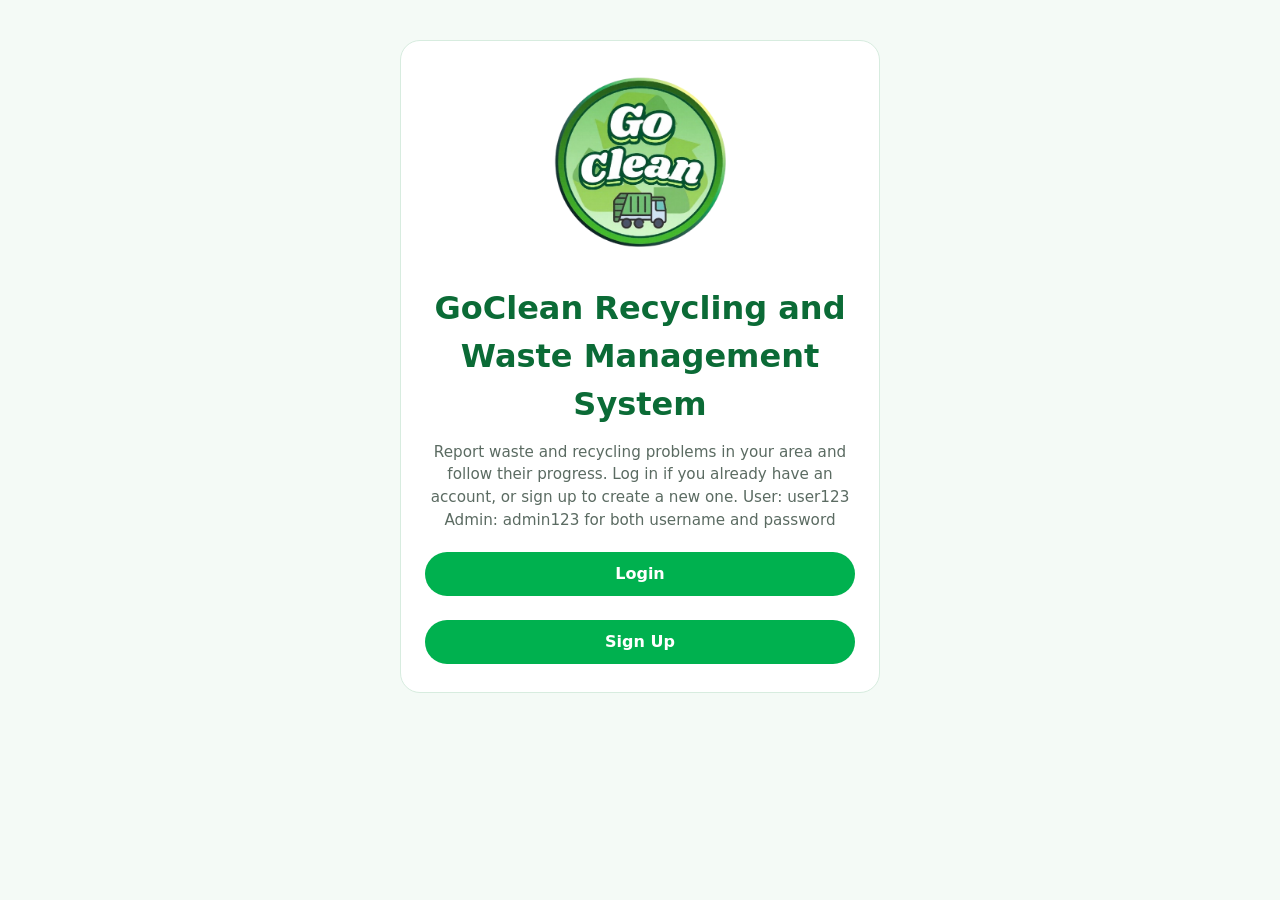
<file: index.html>
<!DOCTYPE html>
<html lang="en">

<head>
  <meta charset="UTF-8">
  <title>Welcome</title>
  <link rel="stylesheet" href="styles.css">
</head>

<body>

  <center>
    <img src="logo.png" alt="[Logo]" width="150">
    <h1>GoClean Recycling and Waste Management System</h1>
    <p class="desc">Report waste and recycling problems in your area and follow their progress. Log in if you already
      have an account, or sign up to create a new one. User: user123 Admin: admin123 for both username and password</p>

    <form action="login.html">
      <button type="submit">Login</button>
    </form>
    <br>
    <form action="signin.html">
      <button type="submit">Sign Up</button>
    </form>
  </center>

</body>

</html>
</file>
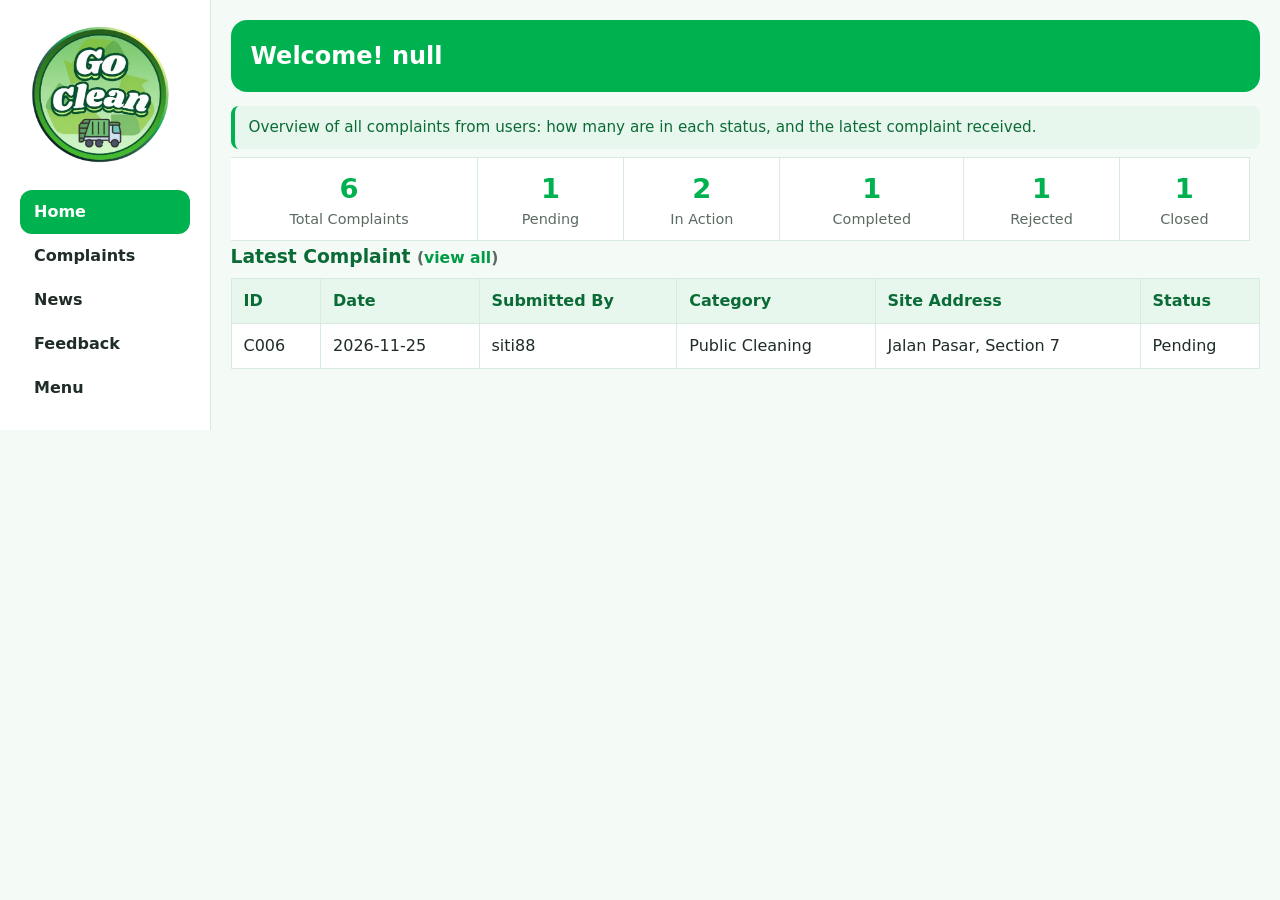
<file: admindashboard.html>
<!DOCTYPE html>
<html lang="en">
<head>
  <meta charset="UTF-8">
  <title>Admin Dashboard</title>
  <link rel="stylesheet" href="styles.css">
</head>
<body>

  <table class="layout" width="100%" cellpadding="15" cellspacing="0">
    <tr>

      <!-- SIDEBAR -->
      <td class="sidebar" valign="top">
        <img src="logo.png" alt="[Logo]" width="100">
        <ul>
          <li><a href="#home">Home</a></li>
          <li><a href="#complaint">Complaints</a></li>
          <li><a href="#news">News</a></li>
          <li><a href="#feedback">Feedback</a></li>
          <li><a href="adminsettings.html">Menu</a></li>
        </ul>
      </td>

      <!-- MAIN CONTENT -->
      <td class="content" valign="top">

        <!-- HOME -->
        <section id="home">
          <h1>Welcome! <span id="uname">Admin</span></h1>
          <p class="desc">Overview of all complaints from users: how many are in each status, and the latest complaint received.</p>

          <table class="stats" cellpadding="12" cellspacing="0" width="100%">
            <tr align="center">
              <td><h2 id="cTotal">0</h2>Total Complaints</td>
              <td><h2 id="cPending">0</h2>Pending</td>
              <td><h2 id="cAction">0</h2>In Action</td>
              <td><h2 id="cCompleted">0</h2>Completed</td>
              <td><h2 id="cRejected">0</h2>Rejected</td>
              <td><h2 id="cClosed">0</h2>Closed</td>
            </tr>
          </table>

          <h3>Latest Complaint <small>(<a href="#complaint">view all</a>)</small></h3>
          <table border="1" cellpadding="8" cellspacing="0" width="100%">
            <thead>
              <tr>
                <th>ID</th><th>Date</th><th>Submitted By</th><th>Category</th><th>Site Address</th><th>Status</th>
              </tr>
            </thead>
            <tbody id="latestBody"></tbody>
          </table>
        </section>

        <hr>

        <!-- COMPLAINTS -->
        <section id="complaint">
          <h1>Manage Complaints</h1>
          <p class="desc">Review the complaints submitted by users and update their status as you handle them. Choose a new status in the last column and click Update. Use the filter to show only one status.</p>

          <p>
            <label for="filter">Filter by status:</label>
            <select id="filter" onchange="renderComplaints()">
              <option value="All">All</option>
              <option>Pending</option>
              <option>In Action</option>
              <option>Completed</option>
              <option>Rejected</option>
              <option>Closed</option>
            </select>
          </p>

          <table border="1" cellpadding="8" cellspacing="0" width="100%">
            <thead>
              <tr>
                <th>ID</th>
                <th>Date</th>
                <th>Submitted By</th>
                <th>Category</th>
                <th>Site Address</th>
                <th>Description</th>
                <th>Current Status</th>
                <th>Change Status</th>
              </tr>
            </thead>
            <tbody id="complaintBody"></tbody>
          </table>
        </section>

        <hr>

        <!-- NEWS -->
        <section id="news">
          <h1>Manage News</h1>
          <p class="desc">Publish news about waste management and recycling. News you add appears on the user dashboard. You can also delete news that is no longer needed.</p>

          <h3>Add News</h3>
          <form id="newsForm" onsubmit="addNews(); return false;">
            <p>
              <label for="ntitle">Title</label><br>
              <input type="text" id="ntitle" size="50" required>
            </p>
            <p>
              <label for="ndate">Date</label><br>
              <input type="date" id="ndate" required>
            </p>
            <p>
              <label for="nlocation">Location</label><br>
              <input type="text" id="nlocation" size="50" required>
            </p>
            <p>
              <label for="ncontent">News Content</label><br>
              <textarea id="ncontent" rows="6" cols="60" required></textarea>
            </p>
            <button type="submit">Publish News</button>
          </form>

          <h3>Published News</h3>
          <div id="newsList"></div>
        </section>

        <hr>

        <!-- FEEDBACK -->
        <section id="feedback">
          <h1>User Feedback</h1>
          <p class="desc">Read the feedback sent by users. Mark feedback as reviewed once you have read it, or delete it.</p>
          <p>Total: <b id="fTotal">0</b> | New: <b id="fNew">0</b> | Reviewed: <b id="fReviewed">0</b></p>

          <table border="1" cellpadding="8" cellspacing="0" width="100%">
            <thead>
              <tr>
                <th>Date</th>
                <th>User</th>
                <th>Feedback</th>
                <th>Status</th>
                <th>Action</th>
              </tr>
            </thead>
            <tbody id="feedbackBody"></tbody>
          </table>
        </section>

      </td>
    </tr>
  </table>

  <script src="news.js"></script>
  <script>
    // ---------- Demo data (replace with database later) ----------
    var complaints = [
      { id: "C006", date: "2026-11-25", user: "siti88",   category: "Public Cleaning", address: "Jalan Pasar, Section 7",   desc: "Rubbish piling up near the market entrance.", status: "Pending" },
      { id: "C005", date: "2026-11-24", user: "user123",  category: "Domestic Waste",  address: "12 Jalan Mawar, Shah Alam", desc: "Garbage not collected for a week.",           status: "In Action" },
      { id: "C004", date: "2026-11-18", user: "raj_k",    category: "Recycling",       address: "Block B, Taman Seri",       desc: "Recycling bin is overflowing.",               status: "In Action" },
      { id: "C003", date: "2026-11-10", user: "user123",  category: "Public Cleaning", address: "Jalan Pasar, Section 7",   desc: "Litter along the drain.",                     status: "Completed" },
      { id: "C002", date: "2026-10-29", user: "mei_ling", category: "Domestic Waste",  address: "45 Lorong Kenanga",         desc: "Illegal dumping beside the house.",           status: "Rejected" },
      { id: "C001", date: "2026-10-15", user: "ahmad_f",  category: "Recycling",       address: "Taman Bunga Park",          desc: "Missing recycling bins.",                     status: "Closed" }
    ];

    var newsItems = getNews(); // shared with the user dashboard (news.js)

    var feedbacks = [
      { date: "2026-11-25", user: "siti88",   message: "The complaint form is easy to use, but I would like to track my complaint with updates.", status: "New" },
      { date: "2026-11-22", user: "user123",  message: "Garbage collection in my area has been faster since I reported it. Thank you!",         status: "New" },
      { date: "2026-11-15", user: "raj_k",    message: "Please add more recycling centre locations in the news section.",                         status: "Reviewed" }
    ];

    var statuses = ["Pending", "In Action", "Completed", "Rejected", "Closed"];

    // ---------- Counts + latest complaint ----------
    function renderHome() {
      function count(s) { return complaints.filter(function (c) { return c.status === s; }).length; }
      document.getElementById("cTotal").textContent = complaints.length;
      document.getElementById("cPending").textContent = count("Pending");
      document.getElementById("cAction").textContent = count("In Action");
      document.getElementById("cCompleted").textContent = count("Completed");
      document.getElementById("cRejected").textContent = count("Rejected");
      document.getElementById("cClosed").textContent = count("Closed");

      var latest = complaints.slice().sort(function (a, b) {
        return b.date.localeCompare(a.date) || b.id.localeCompare(a.id);
      })[0];
      document.getElementById("latestBody").innerHTML = latest
        ? "<tr><td>" + esc(latest.id) + "</td><td>" + esc(latest.date) + "</td><td>" + esc(latest.user) +
          "</td><td>" + esc(latest.category) + "</td><td>" + esc(latest.address) + "</td><td>" + esc(latest.status) + "</td></tr>"
        : "<tr><td colspan='6'>No complaints yet.</td></tr>";
    }

    // ---------- Complaints table ----------
    function renderComplaints() {
      var filter = document.getElementById("filter").value;
      var rows = "";
      complaints.forEach(function (c, i) {
        if (filter !== "All" && c.status !== filter) return;
        var options = statuses.map(function (s) {
          return "<option" + (s === c.status ? " selected" : "") + ">" + s + "</option>";
        }).join("");
        rows += "<tr>" +
          "<td>" + esc(c.id) + "</td>" +
          "<td>" + esc(c.date) + "</td>" +
          "<td>" + esc(c.user) + "</td>" +
          "<td>" + esc(c.category) + "</td>" +
          "<td>" + esc(c.address) + "</td>" +
          "<td>" + esc(c.desc) + "</td>" +
          "<td>" + esc(c.status) + "</td>" +
          "<td><select id='status" + i + "'>" + options + "</select> " +
          "<button type='button' onclick='updateStatus(" + i + ")'>Update</button></td>" +
          "</tr>";
      });
      document.getElementById("complaintBody").innerHTML =
        rows || "<tr><td colspan='8'>No complaints found.</td></tr>";
    }

    function updateStatus(i) {
      var newStatus = document.getElementById("status" + i).value;
      complaints[i].status = newStatus;
      alert("Complaint " + complaints[i].id + " status updated to " + newStatus + ".");
      renderComplaints();
      renderHome();
    }

    // ---------- News ----------
    function renderNews() {
      var html = "";
      newsItems.forEach(function (n, i) {
        html += "<article>" +
          "<h3>" + esc(n.title) + "</h3>" +
          "<p><b>Date:</b> " + esc(n.date) + " | <b>Location:</b> " + esc(n.location) + "</p>" +
          "<p>" + esc(n.content) + "</p>" +
          "<button type='button' onclick='deleteNews(" + i + ")'>Delete</button>" +
          "<hr></article>";
      });
      document.getElementById("newsList").innerHTML = html || "<p>No news published yet.</p>";
    }

    function addNews() {
      newsItems.unshift({
        title: document.getElementById("ntitle").value,
        date: document.getElementById("ndate").value,
        location: document.getElementById("nlocation").value,
        content: document.getElementById("ncontent").value
      });
      newsItems = sortNews(newsItems);
      saveNews(newsItems);
      document.getElementById("newsForm").reset();
      alert("News published successfully!");
      renderNews();
    }

    function deleteNews(i) {
      if (confirm("Delete this news item?")) {
        newsItems.splice(i, 1);
        saveNews(newsItems);
        renderNews();
      }
    }

    // ---------- Feedback ----------
    function renderFeedback() {
      var rows = "";
      var newCount = 0;
      feedbacks.forEach(function (f, i) {
        if (f.status === "New") newCount++;
        rows += "<tr>" +
          "<td>" + esc(f.date) + "</td>" +
          "<td>" + esc(f.user) + "</td>" +
          "<td>" + esc(f.message) + "</td>" +
          "<td>" + esc(f.status) + "</td>" +
          "<td>" +
            (f.status === "New" ? "<button type='button' onclick='markReviewed(" + i + ")'>Mark as Reviewed</button> " : "") +
            "<button type='button' onclick='deleteFeedback(" + i + ")'>Delete</button>" +
          "</td></tr>";
      });
      document.getElementById("feedbackBody").innerHTML =
        rows || "<tr><td colspan='5'>No feedback yet.</td></tr>";
      document.getElementById("fTotal").textContent = feedbacks.length;
      document.getElementById("fNew").textContent = newCount;
      document.getElementById("fReviewed").textContent = feedbacks.length - newCount;
    }

    function markReviewed(i) {
      feedbacks[i].status = "Reviewed";
      renderFeedback();
    }

    function deleteFeedback(i) {
      if (confirm("Delete this feedback?")) {
        feedbacks.splice(i, 1);
        renderFeedback();
      }
    }

    // ---------- Start ----------
    var name = sessionStorage.getItem("username");
    if (name) { document.getElementById("uname").textContent = name; }

    renderHome();
    renderComplaints();
    renderNews();
    renderFeedback();
  </script>

</body>
</html>
</file>
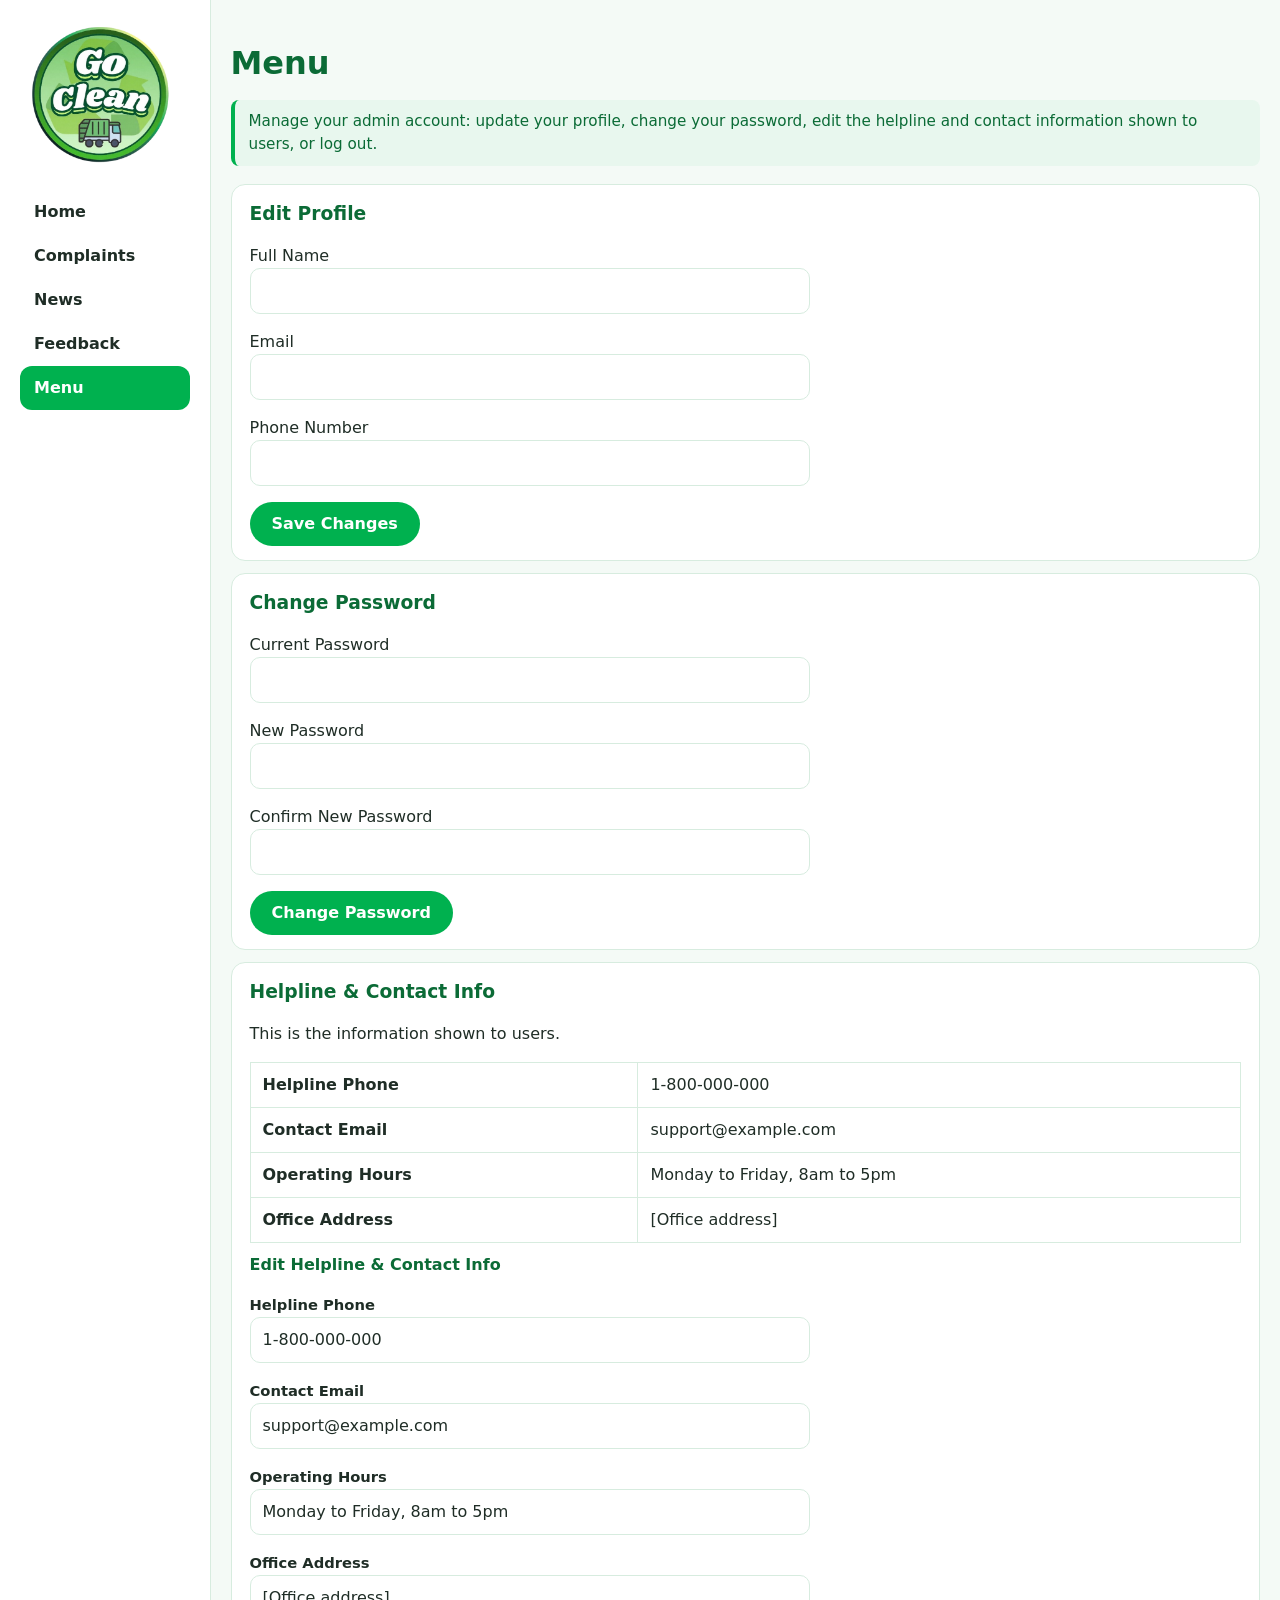
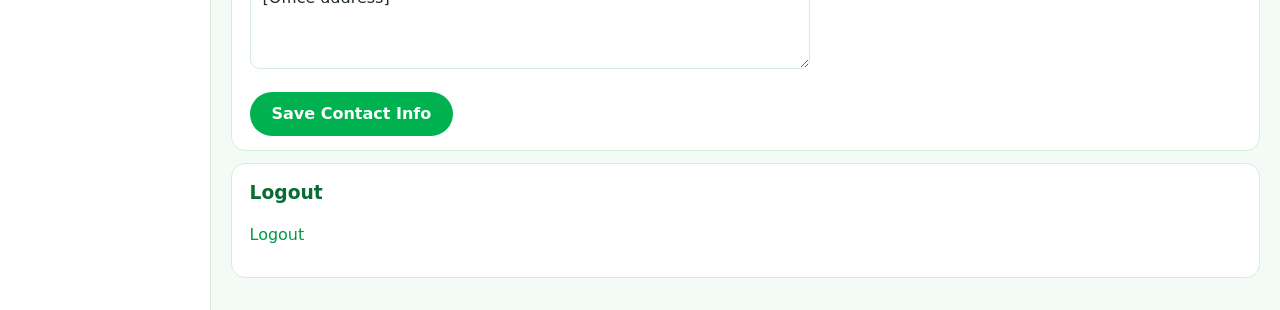
<file: adminsettings.html>
<!DOCTYPE html>
<html lang="en">
<head>
  <meta charset="UTF-8">
  <title>Admin Menu</title>
  <link rel="stylesheet" href="styles.css">
</head>
<body>

  <table class="layout" width="100%" cellpadding="15" cellspacing="0">
    <tr>

      <!-- SIDEBAR -->
      <td class="sidebar" valign="top">
        <img src="logo.png" alt="[Logo]" width="100">
        <ul>
          <li><a href="admindashboard.html#home">Home</a></li>
          <li><a href="admindashboard.html#complaint">Complaints</a></li>
          <li><a href="admindashboard.html#news">News</a></li>
          <li><a href="admindashboard.html#feedback">Feedback</a></li>
          <li><a href="adminsettings.html" class="active">Menu</a></li>
        </ul>
      </td>

      <!-- MAIN CONTENT -->
      <td class="content" valign="top">
        <div>
          <h1>Menu</h1>
          <p class="desc">Manage your admin account: update your profile, change your password, edit the helpline and contact information shown to users, or log out.</p>

          <article>
            <h3>Edit Profile</h3>
            <form onsubmit="alert('Profile updated successfully.'); return false;">
              <p>Full Name<br><input type="text" required></p>
              <p>Email<br><input type="email" required></p>
              <p>Phone Number<br><input type="tel" required></p>
              <button type="submit">Save Changes</button>
            </form>
          </article>

          <article>
            <h3>Change Password</h3>
            <form onsubmit="alert('Password changed successfully.'); return false;">
              <p>Current Password<br><input type="password" required></p>
              <p>New Password<br><input type="password" required></p>
              <p>Confirm New Password<br><input type="password" required></p>
              <button type="submit">Change Password</button>
            </form>
          </article>

          <article>
            <h3>Helpline &amp; Contact Info</h3>
            <p>This is the information shown to users.</p>

            <table cellpadding="8" cellspacing="0">
              <tr><td><b>Helpline Phone</b></td><td id="showPhone"></td></tr>
              <tr><td><b>Contact Email</b></td><td id="showEmail"></td></tr>
              <tr><td><b>Operating Hours</b></td><td id="showHours"></td></tr>
              <tr><td><b>Office Address</b></td><td id="showAddress"></td></tr>
            </table>

            <h4>Edit Helpline &amp; Contact Info</h4>
            <form onsubmit="saveContact(); return false;">
              <p>
                <label for="hPhone">Helpline Phone</label><br>
                <input type="tel" id="hPhone" required>
              </p>
              <p>
                <label for="hEmail">Contact Email</label><br>
                <input type="email" id="hEmail" required>
              </p>
              <p>
                <label for="hHours">Operating Hours</label><br>
                <input type="text" id="hHours" required>
              </p>
              <p>
                <label for="hAddress">Office Address</label><br>
                <textarea id="hAddress" rows="3" required></textarea>
              </p>
              <button type="submit">Save Contact Info</button>
            </form>
          </article>

          <article>
            <h3>Logout</h3>
            <p><a href="index.html" onclick="sessionStorage.clear();">Logout</a></p>
          </article>
        </div>
      </td>
    </tr>
  </table>

  <script>
    var contact = {
      phone: "1-800-000-000",
      email: "support@example.com",
      hours: "Monday to Friday, 8am to 5pm",
      address: "[Office address]"
    };

    function renderContact() {
      document.getElementById("showPhone").textContent = contact.phone;
      document.getElementById("showEmail").textContent = contact.email;
      document.getElementById("showHours").textContent = contact.hours;
      document.getElementById("showAddress").textContent = contact.address;

      document.getElementById("hPhone").value = contact.phone;
      document.getElementById("hEmail").value = contact.email;
      document.getElementById("hHours").value = contact.hours;
      document.getElementById("hAddress").value = contact.address;
    }

    function saveContact() {
      contact.phone = document.getElementById("hPhone").value;
      contact.email = document.getElementById("hEmail").value;
      contact.hours = document.getElementById("hHours").value;
      contact.address = document.getElementById("hAddress").value;
      renderContact();
      alert("Helpline and contact info updated successfully.");
    }

    renderContact();
  </script>
</body>
</html>
</file>
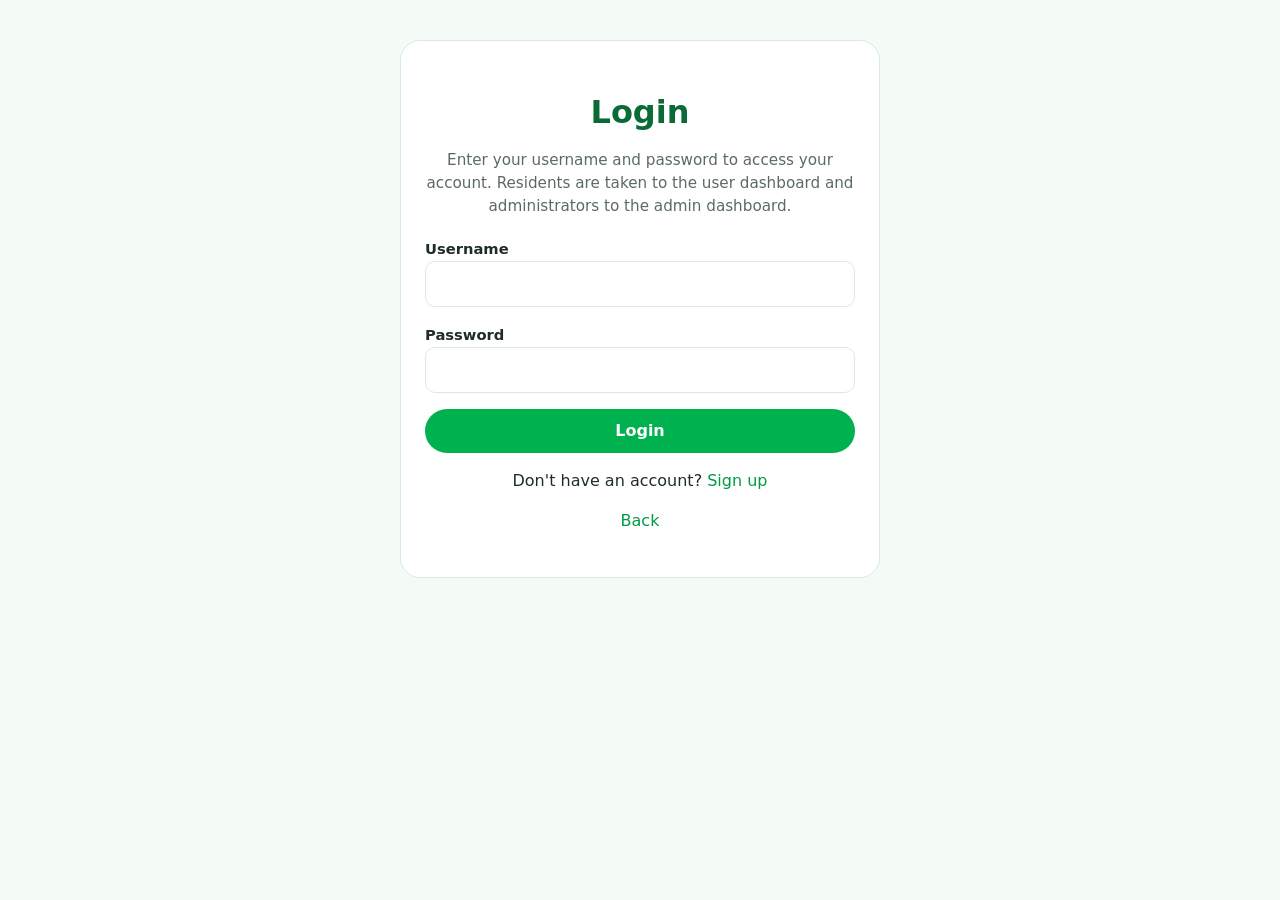
<file: login.html>
<!DOCTYPE html>
<html lang="en">
<head>
  <meta charset="UTF-8">
  <title>Login</title>
  <link rel="stylesheet" href="styles.css">
  <script>
    // Demo only: hard-coded credentials
    function checkLogin() {
      var u = document.getElementById("username").value;
      var p = document.getElementById("password").value;

      if (u === "user123" && p === "user123") {
        sessionStorage.setItem("username", u);
        window.location.href = "userdashboard.html";
      } else if (u === "admin123" && p === "admin123") {
        sessionStorage.setItem("username", u);
        window.location.href = "admindashboard.html";
      } else {
        alert("Invalid username or password.");
      }
      return false;
    }
  </script>
</head>
<body>

  <center>
    <h1>Login</h1>
    <p class="desc">Enter your username and password to access your account. Residents are taken to the user dashboard and administrators to the admin dashboard.</p>

    <form onsubmit="return checkLogin();">
      <p>
        <label for="username">Username</label><br>
        <input type="text" id="username" required>
      </p>
      <p>
        <label for="password">Password</label><br>
        <input type="password" id="password" required>
      </p>
      <button type="submit">Login</button>
    </form>

    <p>Don't have an account? <a href="signin.html">Sign up</a></p>
    <p><a href="index.html">Back</a></p>
  </center>

</body>
</html>
</file>
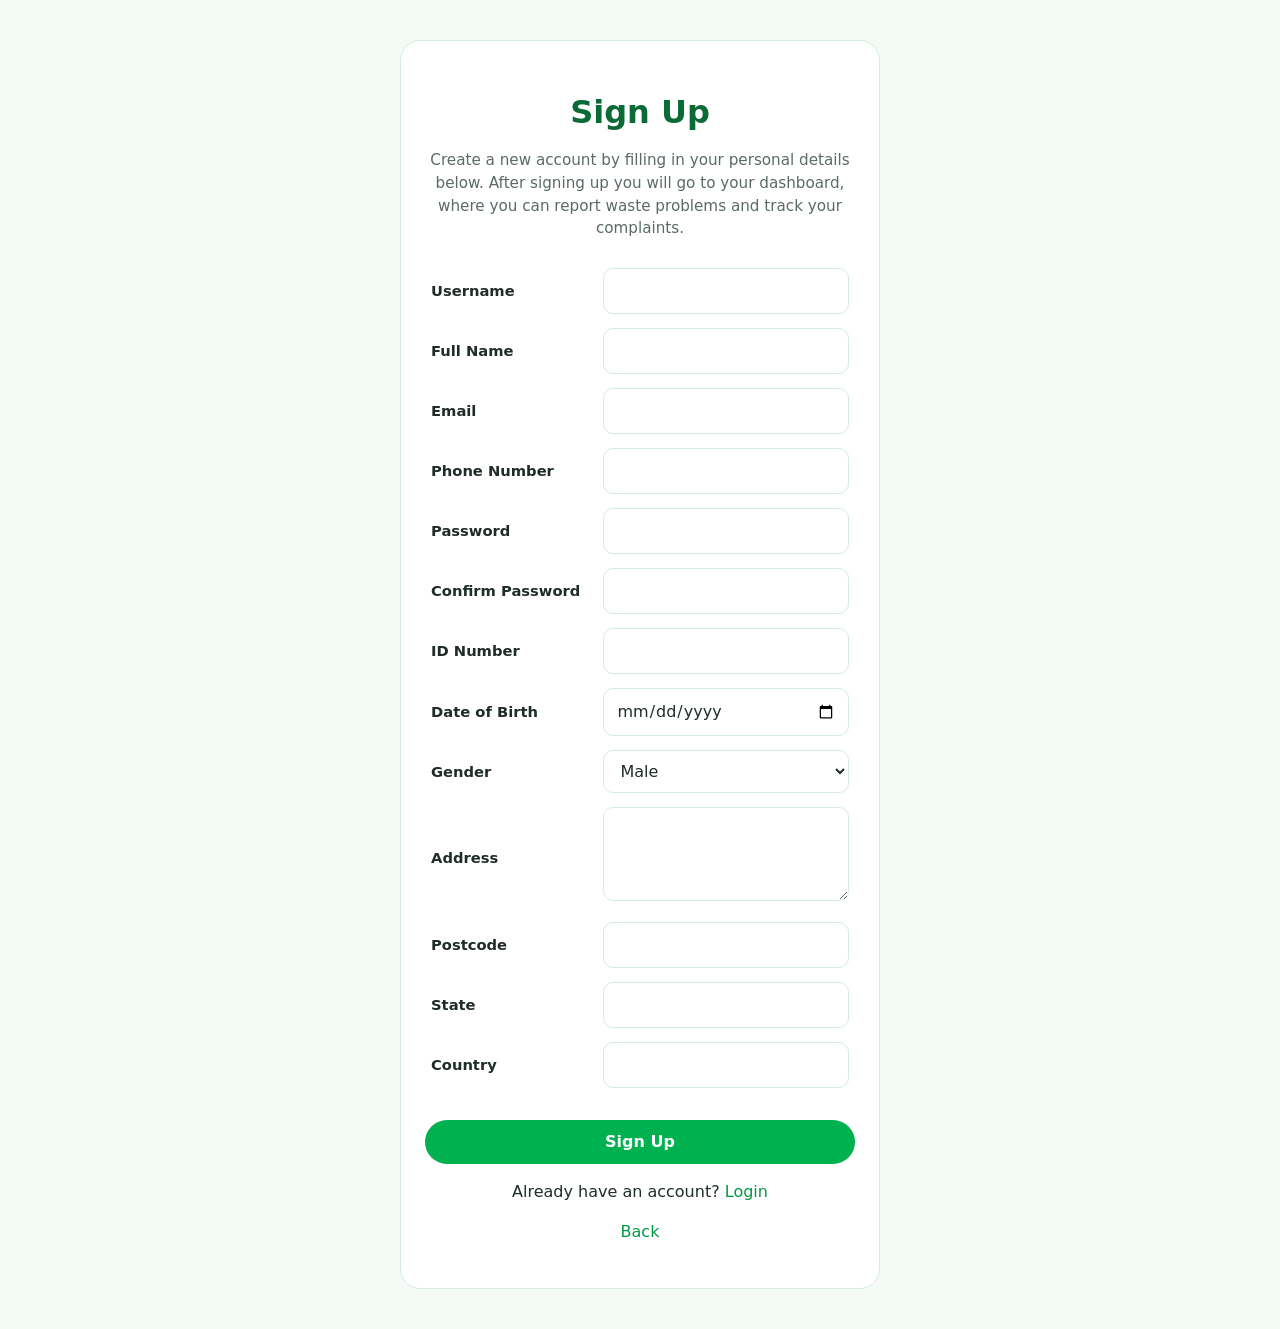
<file: signin.html>
<!DOCTYPE html>
<html lang="en">
<head>
  <meta charset="UTF-8">
  <title>Sign Up</title>
  <link rel="stylesheet" href="styles.css">
</head>
<body>

  <center>
    <h1>Sign Up</h1>
    <p class="desc">Create a new account by filling in your personal details below. After signing up you will go to your dashboard, where you can report waste problems and track your complaints.</p>

    <!-- Demo only: no sign-up logic, button goes straight to the dashboard -->
    <form onsubmit="window.location.href='userdashboard.html'; return false;">
      <table cellpadding="5">
        <tr>
          <td><label for="username">Username</label></td>
          <td><input type="text" id="username" required></td>
        </tr>
        <tr>
          <td><label for="fullname">Full Name</label></td>
          <td><input type="text" id="fullname" required></td>
        </tr>
        <tr>
          <td><label for="email">Email</label></td>
          <td><input type="email" id="email" required></td>
        </tr>
        <tr>
          <td><label for="phone">Phone Number</label></td>
          <td><input type="tel" id="phone" required></td>
        </tr>
        <tr>
          <td><label for="password">Password</label></td>
          <td><input type="password" id="password" required></td>
        </tr>
        <tr>
          <td><label for="confirm">Confirm Password</label></td>
          <td><input type="password" id="confirm" required></td>
        </tr>
        <tr>
          <td><label for="idnumber">ID Number</label></td>
          <td><input type="text" id="idnumber" required></td>
        </tr>
        <tr>
          <td><label for="dob">Date of Birth</label></td>
          <td><input type="date" id="dob" required></td>
        </tr>
        <tr>
          <td><label for="gender">Gender</label></td>
          <td>
            <select id="gender">
              <option>Male</option>
              <option>Female</option>
              <option>Prefer not to say</option>
            </select>
          </td>
        </tr>
        <tr>
          <td><label for="address">Address</label></td>
          <td><textarea id="address" rows="3" cols="22" required></textarea></td>
        </tr>
        <tr>
          <td><label for="postcode">Postcode</label></td>
          <td><input type="text" id="postcode" required></td>
        </tr>
        <tr>
          <td><label for="state">State</label></td>
          <td><input type="text" id="state" required></td>
        </tr>
        <tr>
          <td><label for="country">Country</label></td>
          <td><input type="text" id="country" required></td>
        </tr>
      </table>

      <br>
      <button type="submit">Sign Up</button>
    </form>

    <p>Already have an account? <a href="login.html">Login</a></p>
    <p><a href="index.html">Back</a></p>
  </center>

</body>
</html>
</file>
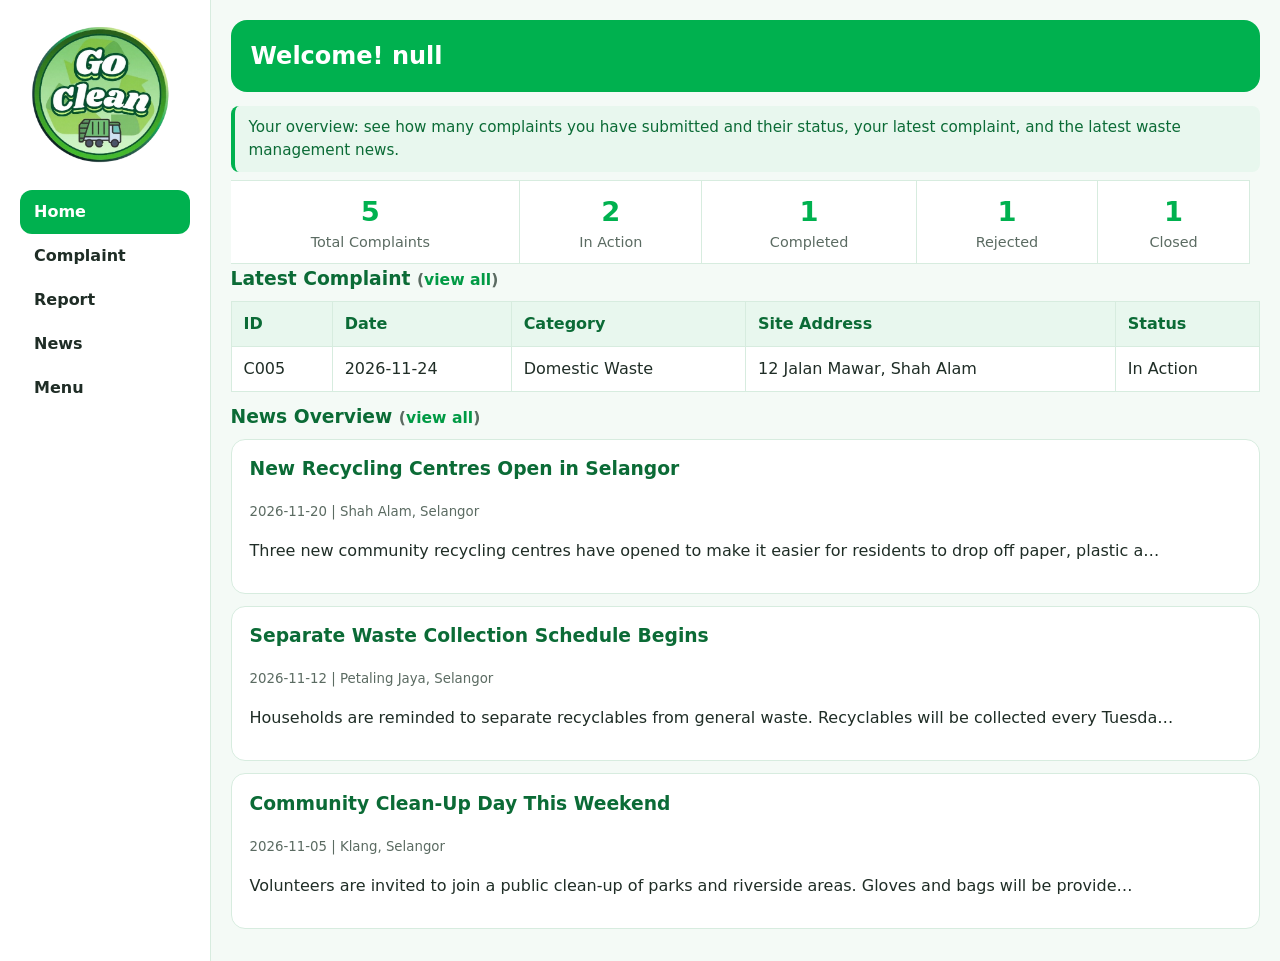
<file: userdashboard.html>
<!DOCTYPE html>
<html lang="en">
<head>
  <meta charset="UTF-8">
  <title>User Dashboard</title>
  <link rel="stylesheet" href="styles.css">
</head>
<body>

  <table class="layout" width="100%" cellpadding="15" cellspacing="0">
    <tr>

      <!-- SIDEBAR -->
      <td class="sidebar" valign="top">
        <img src="logo.png" alt="[Logo]" width="100">
        <ul>
          <li><a href="#home">Home</a></li>
          <li><a href="#complaint">Complaint</a></li>
          <li><a href="#report">Report</a></li>
          <li><a href="#news">News</a></li>
          <li><a href="usersettings.html">Menu</a></li>
        </ul>
      </td>

      <!-- MAIN CONTENT -->
      <td class="content" valign="top">

        <!-- HOME -->
        <section id="home">
          <h1>Welcome! <span id="uname">User</span></h1>
          <p class="desc">Your overview: see how many complaints you have submitted and their status, your latest complaint, and the latest waste management news.</p>

          <table class="stats" cellpadding="12" cellspacing="0" width="100%">
            <tr align="center">
              <td><h2>5</h2>Total Complaints</td>
              <td><h2>2</h2>In Action</td>
              <td><h2>1</h2>Completed</td>
              <td><h2>1</h2>Rejected</td>
              <td><h2>1</h2>Closed</td>
            </tr>
          </table>

          <h3>Latest Complaint <small>(<a href="#complaint">view all</a>)</small></h3>
          <table border="1" cellpadding="8" cellspacing="0" width="100%">
            <tr>
              <th>ID</th><th>Date</th><th>Category</th><th>Site Address</th><th>Status</th>
            </tr>
            <tr>
              <td>C005</td><td>2026-11-24</td><td>Domestic Waste</td><td>12 Jalan Mawar, Shah Alam</td><td>In Action</td>
            </tr>
          </table>

          <h3>News Overview <small>(<a href="#news">view all</a>)</small></h3>
          <div id="newsOverview"></div>
        </section>

        <hr>

        <!-- COMPLAINT -->
        <section id="complaint">
          <h1>Complaints</h1>
          <p class="desc">View every complaint you have submitted together with its date, category, site address and current status.</p>
          <table border="1" cellpadding="8" cellspacing="0" width="100%">
            <tr>
              <th>ID</th><th>Date</th><th>Category</th><th>Site Address</th><th>Description</th><th>Status</th>
            </tr>
            <tr>
              <td>C005</td><td>2026-11-24</td><td>Domestic Waste</td><td>12 Jalan Mawar, Shah Alam</td><td>Garbage not collected for a week.</td><td>In Action</td>
            </tr>
            <tr>
              <td>C004</td><td>2026-11-18</td><td>Recycling</td><td>Block B, Taman Seri</td><td>Recycling bin is overflowing.</td><td>In Action</td>
            </tr>
            <tr>
              <td>C003</td><td>2026-11-10</td><td>Public Cleaning</td><td>Jalan Pasar, Section 7</td><td>Litter along the drain.</td><td>Completed</td>
            </tr>
            <tr>
              <td>C002</td><td>2026-10-29</td><td>Domestic Waste</td><td>45 Lorong Kenanga</td><td>Illegal dumping beside the house.</td><td>Rejected</td>
            </tr>
            <tr>
              <td>C001</td><td>2026-10-15</td><td>Recycling</td><td>Taman Bunga Park</td><td>Missing recycling bins.</td><td>Closed</td>
            </tr>
          </table>
        </section>

        <hr>

        <!-- REPORT -->
        <section id="report">
          <h1>Report a Complaint</h1>
          <p class="desc">Report a waste or cleanliness problem in your area. Enter the site address, choose a category, describe the problem and add photos if you have any, then press Submit.</p>

          <form id="reportForm" onsubmit="submitComplaint(); return false;">
            <p>
              <label for="site">Complaint Site Address</label><br>
              <input type="text" id="site" size="50" required>
            </p>

            <p>
              <label for="category">Complaint Category</label><br>
              <select id="category" required>
                <option value="">-- Select category --</option>
                <option value="domestic">Domestic Waste</option>
                <option value="recycling">Recycling</option>
                <option value="cleaning">Public Cleaning</option>
              </select>
            </p>

            <p><b>Category guide:</b></p>
            <p><b>Domestic Waste:</b> Issues with household garbage, such as missed collection, damaged bins or illegal dumping near homes.</p>
            <p><b>Recycling:</b> Issues with recycling services, such as full or missing recycling bins, wrongly sorted waste or collection problems.</p>
            <p><b>Public Cleaning:</b> Issues in public areas, such as litter on roads, blocked drains, parks and market areas that need cleaning.</p>

            <p>
              <label for="description">Description</label><br>
              <textarea id="description" rows="6" cols="60" required></textarea>
            </p>

            <p>
              <label for="photos">Photos</label><br>
              <input type="file" id="photos" accept="image/*" multiple>
            </p>

            <button type="submit">Submit</button>
          </form>
        </section>

        <hr>

        <!-- NEWS -->
        <section id="news">
          <h1>News</h1>
          <p class="desc">Read the latest news about waste management and recycling, such as new facilities, collection schedules and community events.</p>
          <div id="newsList"></div>
        </section>

      </td>
    </tr>
  </table>

  <script src="news.js"></script>
  <script>
    // Show the logged-in username (falls back to "User")
    var name = sessionStorage.getItem("username");
    if (name) {
      document.getElementById("uname").textContent = name;
    }

    // News comes from news.js (same data the admin manages)
    function renderNews() {
      var list = getNews();

      var full = "";
      list.forEach(function (n) {
        full += "<article>" +
          "<h3>" + esc(n.title) + "</h3>" +
          "<p><b>Date:</b> " + esc(n.date) + " | <b>Location:</b> " + esc(n.location) + "</p>" +
          "<p>" + esc(n.content) + "</p></article>";
      });
      document.getElementById("newsList").innerHTML = full || "<p>No news available.</p>";

      // Overview on Home: latest 3, shortened
      var over = "";
      list.slice(0, 3).forEach(function (n) {
        var text = n.content.length > 110 ? n.content.slice(0, 110) + "\u2026" : n.content;
        over += "<article>" +
          "<h3>" + esc(n.title) + "</h3>" +
          "<p><small>" + esc(n.date) + " | " + esc(n.location) + "</small></p>" +
          "<p>" + esc(text) + "</p></article>";
      });
      document.getElementById("newsOverview").innerHTML = over || "<p>No news available.</p>";
    }

    // Demo: show popup, then jump to the complaint section
    function submitComplaint() {
      alert("Complaint submitted successfully!");
      document.getElementById("reportForm").reset();
      window.location.hash = "#complaint";
    }

    renderNews();
  </script>

</body>
</html>
</file>
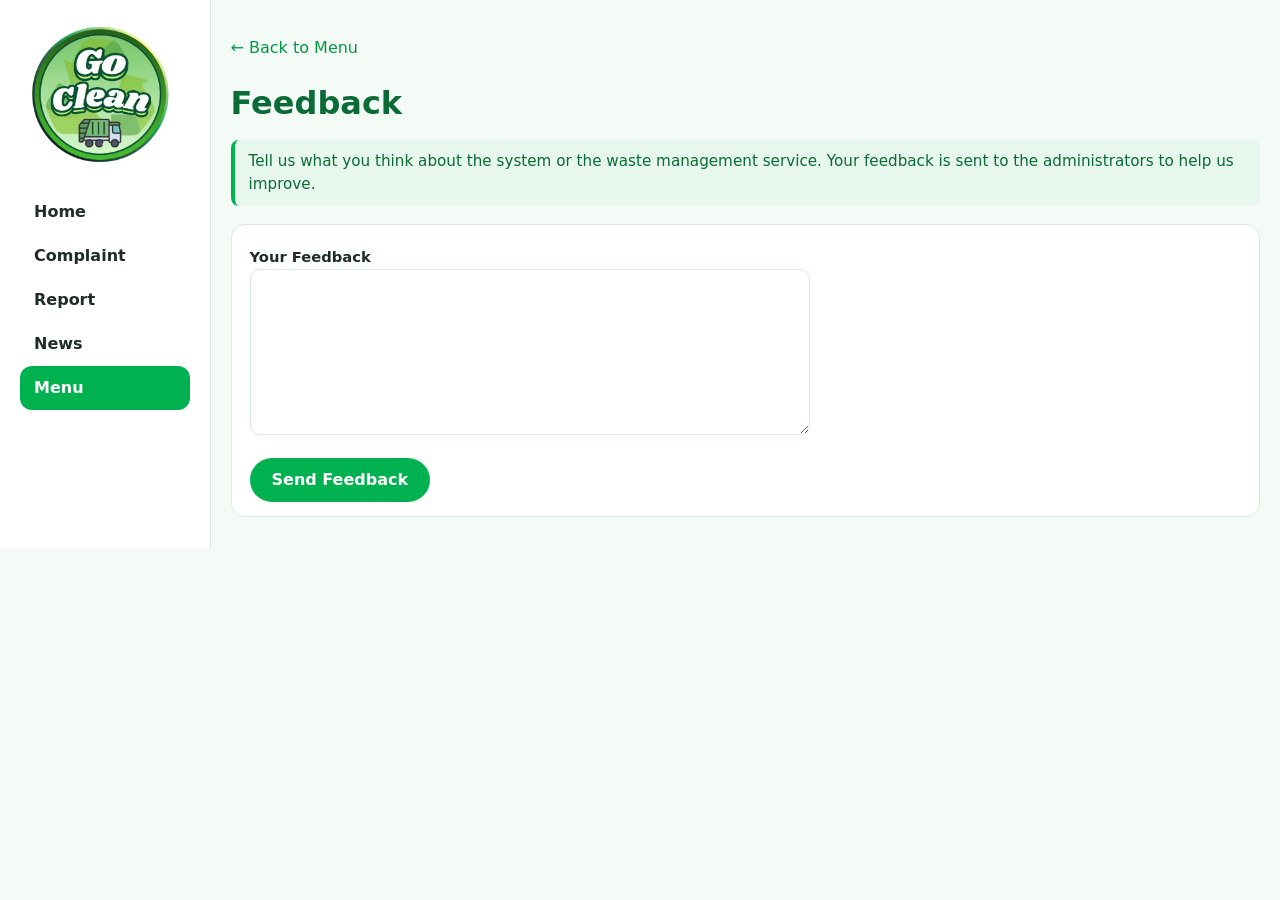
<file: userfeedback.html>
<!DOCTYPE html>
<html lang="en">
<head>
  <meta charset="UTF-8">
  <title>Feedback</title>
  <link rel="stylesheet" href="styles.css">
</head>
<body>

  <table class="layout" width="100%" cellpadding="15" cellspacing="0">
    <tr>

      <!-- SIDEBAR -->
      <td class="sidebar" valign="top">
        <img src="logo.png" alt="[Logo]" width="100">
        <ul>
          <li><a href="userdashboard.html#home">Home</a></li>
          <li><a href="userdashboard.html#complaint">Complaint</a></li>
          <li><a href="userdashboard.html#report">Report</a></li>
          <li><a href="userdashboard.html#news">News</a></li>
          <li><a href="usersettings.html" class="active">Menu</a></li>
        </ul>
      </td>

      <!-- MAIN CONTENT -->
      <td class="content" valign="top">
        <div>
          <p><a href="usersettings.html">&larr; Back to Menu</a></p>
          <h1>Feedback</h1>
          <p class="desc">Tell us what you think about the system or the waste management service. Your feedback is sent to the administrators to help us improve.</p>

          <article>
            <form onsubmit="alert('Thank you for your feedback!'); this.reset(); return false;">
              <p>
                <label for="feedback">Your Feedback</label><br>
                <textarea id="feedback" rows="6" required></textarea>
              </p>
              <button type="submit">Send Feedback</button>
            </form>
          </article>
        </div>
      </td>
    </tr>
  </table>

</body>
</html>
</file>
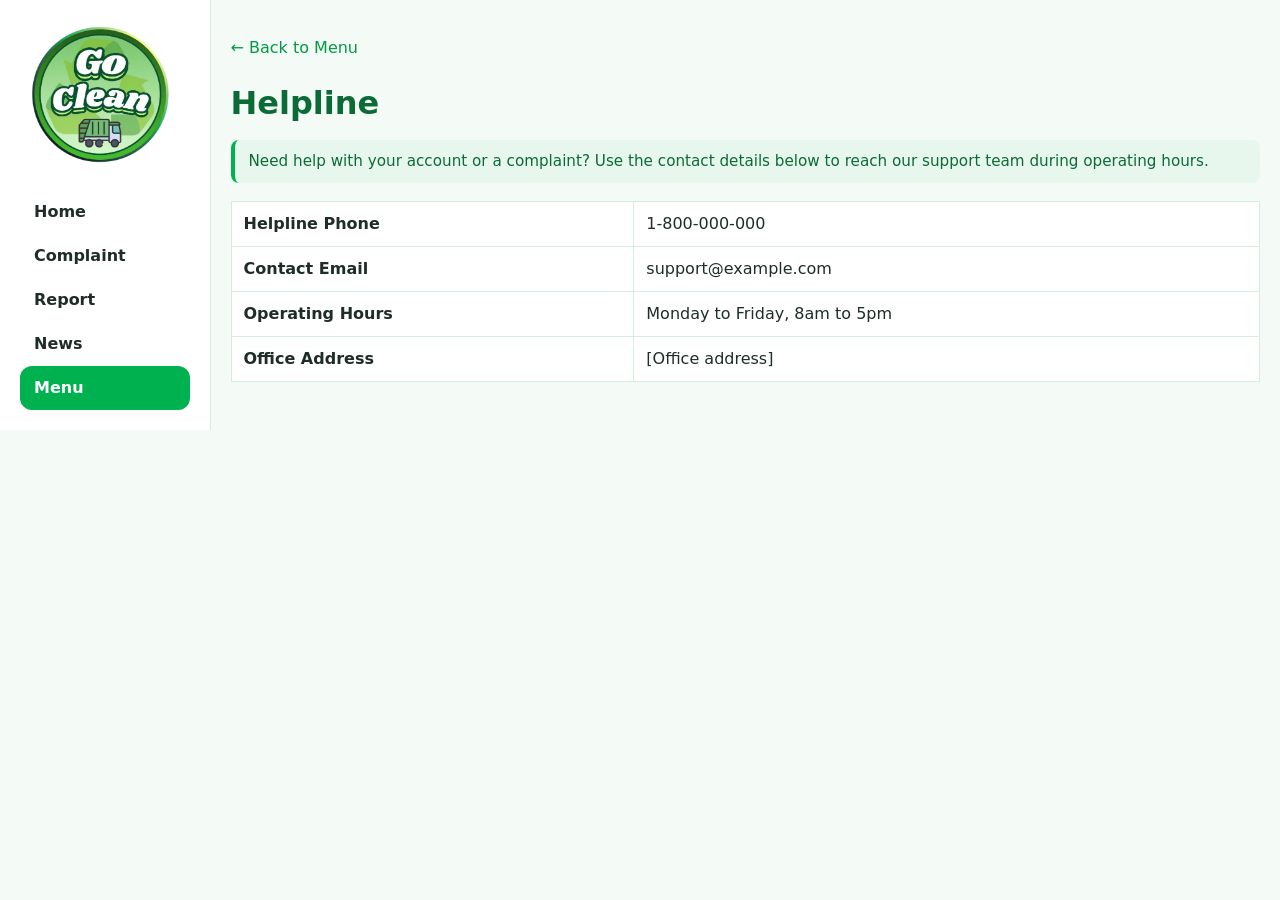
<file: userhelpline.html>
<!DOCTYPE html>
<html lang="en">
<head>
  <meta charset="UTF-8">
  <title>Helpline</title>
  <link rel="stylesheet" href="styles.css">
</head>
<body>

  <table class="layout" width="100%" cellpadding="15" cellspacing="0">
    <tr>

      <!-- SIDEBAR -->
      <td class="sidebar" valign="top">
        <img src="logo.png" alt="[Logo]" width="100">
        <ul>
          <li><a href="userdashboard.html#home">Home</a></li>
          <li><a href="userdashboard.html#complaint">Complaint</a></li>
          <li><a href="userdashboard.html#report">Report</a></li>
          <li><a href="userdashboard.html#news">News</a></li>
          <li><a href="usersettings.html" class="active">Menu</a></li>
        </ul>
      </td>

      <!-- MAIN CONTENT -->
      <td class="content" valign="top">
        <div>
          <p><a href="usersettings.html">&larr; Back to Menu</a></p>
          <h1>Helpline</h1>
          <p class="desc">Need help with your account or a complaint? Use the contact details below to reach our support team during operating hours.</p>

          <table cellpadding="8" cellspacing="0">
            <tr><td><b>Helpline Phone</b></td><td>1-800-000-000</td></tr>
            <tr><td><b>Contact Email</b></td><td>support@example.com</td></tr>
            <tr><td><b>Operating Hours</b></td><td>Monday to Friday, 8am to 5pm</td></tr>
            <tr><td><b>Office Address</b></td><td>[Office address]</td></tr>
          </table>
        </div>
      </td>
    </tr>
  </table>

</body>
</html>
</file>
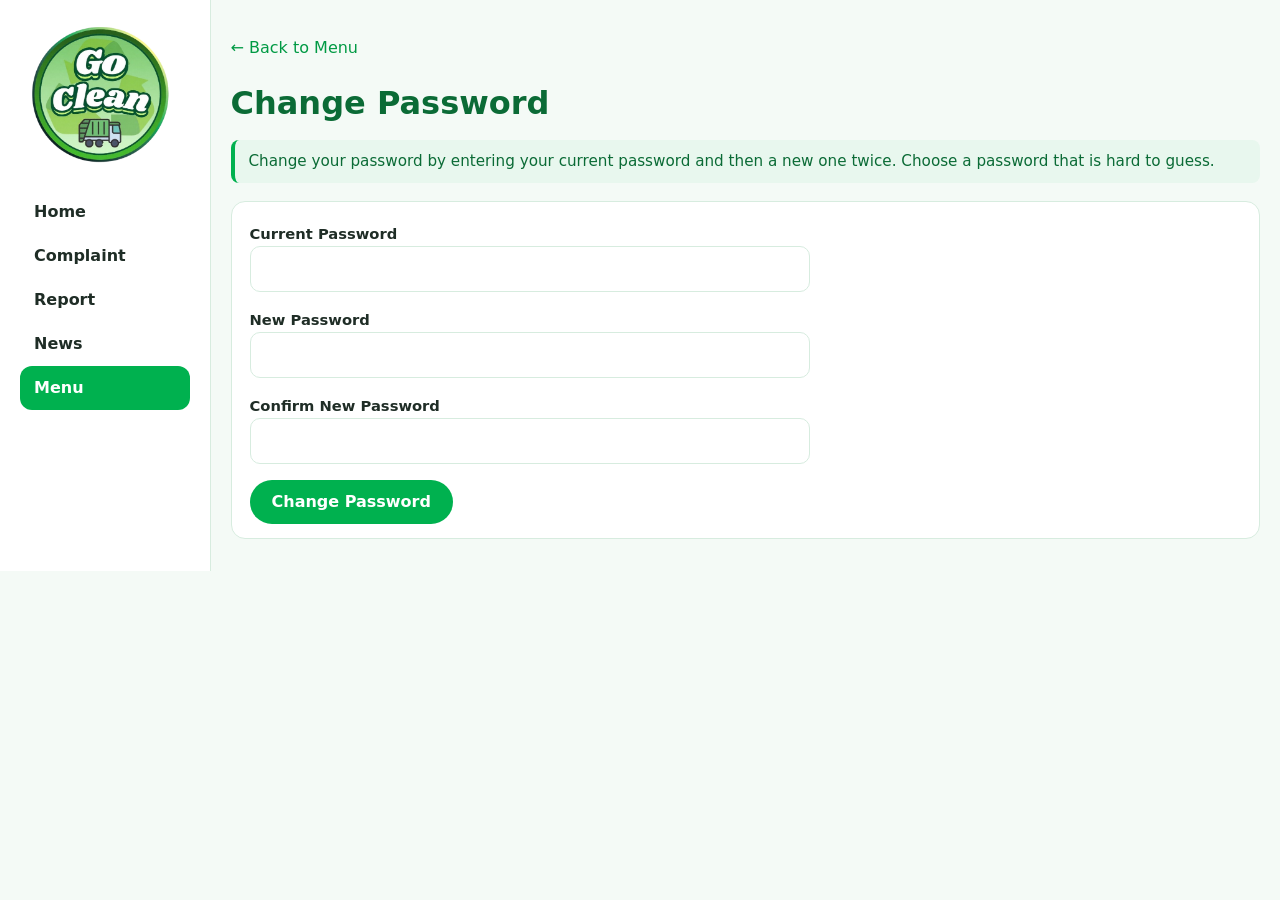
<file: userpassword.html>
<!DOCTYPE html>
<html lang="en">
<head>
  <meta charset="UTF-8">
  <title>Change Password</title>
  <link rel="stylesheet" href="styles.css">
</head>
<body>

  <table class="layout" width="100%" cellpadding="15" cellspacing="0">
    <tr>

      <!-- SIDEBAR -->
      <td class="sidebar" valign="top">
        <img src="logo.png" alt="[Logo]" width="100">
        <ul>
          <li><a href="userdashboard.html#home">Home</a></li>
          <li><a href="userdashboard.html#complaint">Complaint</a></li>
          <li><a href="userdashboard.html#report">Report</a></li>
          <li><a href="userdashboard.html#news">News</a></li>
          <li><a href="usersettings.html" class="active">Menu</a></li>
        </ul>
      </td>

      <!-- MAIN CONTENT -->
      <td class="content" valign="top">
        <div>
          <p><a href="usersettings.html">&larr; Back to Menu</a></p>
          <h1>Change Password</h1>
          <p class="desc">Change your password by entering your current password and then a new one twice. Choose a password that is hard to guess.</p>

          <article>
            <form onsubmit="changePassword(); return false;">
              <p>
                <label for="current">Current Password</label><br>
                <input type="password" id="current" required>
              </p>
              <p>
                <label for="newpass">New Password</label><br>
                <input type="password" id="newpass" required>
              </p>
              <p>
                <label for="confirmpass">Confirm New Password</label><br>
                <input type="password" id="confirmpass" required>
              </p>
              <button type="submit">Change Password</button>
            </form>
          </article>
        </div>
      </td>
    </tr>
  </table>

  <script>
    // Demo only: no real password change happens
    function changePassword() {
      if (document.getElementById("newpass").value !== document.getElementById("confirmpass").value) {
        alert("The new passwords do not match.");
        return;
      }
      alert("Password changed successfully.");
      document.getElementById("current").value = "";
      document.getElementById("newpass").value = "";
      document.getElementById("confirmpass").value = "";
    }
  </script>
</body>
</html>
</file>
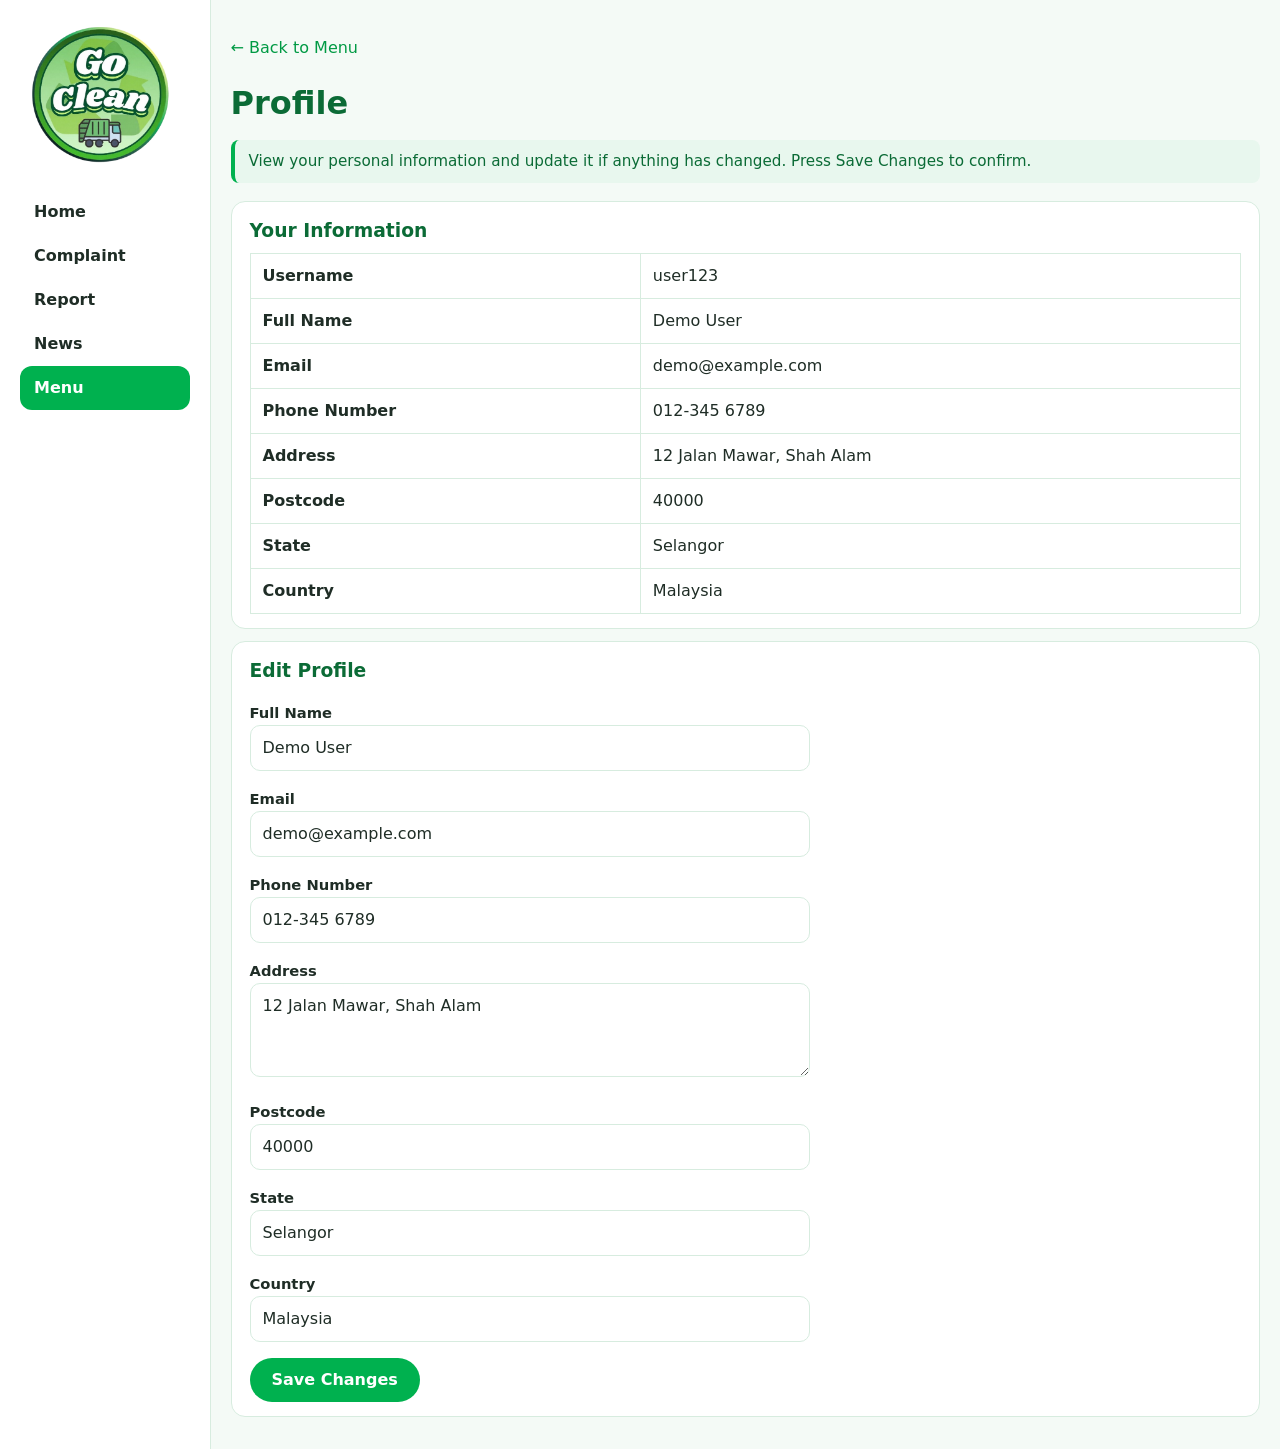
<file: userprofile.html>
<!DOCTYPE html>
<html lang="en">
<head>
  <meta charset="UTF-8">
  <title>Profile</title>
  <link rel="stylesheet" href="styles.css">
</head>
<body>

  <table class="layout" width="100%" cellpadding="15" cellspacing="0">
    <tr>

      <!-- SIDEBAR -->
      <td class="sidebar" valign="top">
        <img src="logo.png" alt="[Logo]" width="100">
        <ul>
          <li><a href="userdashboard.html#home">Home</a></li>
          <li><a href="userdashboard.html#complaint">Complaint</a></li>
          <li><a href="userdashboard.html#report">Report</a></li>
          <li><a href="userdashboard.html#news">News</a></li>
          <li><a href="usersettings.html" class="active">Menu</a></li>
        </ul>
      </td>

      <!-- MAIN CONTENT -->
      <td class="content" valign="top">
        <div>
          <p><a href="usersettings.html">&larr; Back to Menu</a></p>
          <h1>Profile</h1>
          <p class="desc">View your personal information and update it if anything has changed. Press Save Changes to confirm.</p>

          <article>
            <h3>Your Information</h3>
            <table cellpadding="8" cellspacing="0">
            <tr><td><b>Username</b></td><td id="showUsername"></td></tr>
            <tr><td><b>Full Name</b></td><td id="show_fullname"></td></tr>
            <tr><td><b>Email</b></td><td id="show_email"></td></tr>
            <tr><td><b>Phone Number</b></td><td id="show_phone"></td></tr>
            <tr><td><b>Address</b></td><td id="show_address"></td></tr>
            <tr><td><b>Postcode</b></td><td id="show_postcode"></td></tr>
            <tr><td><b>State</b></td><td id="show_state"></td></tr>
            <tr><td><b>Country</b></td><td id="show_country"></td></tr>
            </table>
          </article>

          <article>
            <h3>Edit Profile</h3>
            <form onsubmit="saveProfile(); return false;">
            <p>
              <label for="edit_fullname">Full Name</label><br>
              <input type="text" id="edit_fullname" required>
            </p>
            <p>
              <label for="edit_email">Email</label><br>
              <input type="email" id="edit_email" required>
            </p>
            <p>
              <label for="edit_phone">Phone Number</label><br>
              <input type="tel" id="edit_phone" required>
            </p>
            <p>
              <label for="edit_address">Address</label><br>
              <textarea id="edit_address" rows="3" required></textarea>
            </p>
            <p>
              <label for="edit_postcode">Postcode</label><br>
              <input type="text" id="edit_postcode" required>
            </p>
            <p>
              <label for="edit_state">State</label><br>
              <input type="text" id="edit_state" required>
            </p>
            <p>
              <label for="edit_country">Country</label><br>
              <input type="text" id="edit_country" required>
            </p>
            <button type="submit">Save Changes</button>
            </form>
          </article>
        </div>
      </td>
    </tr>
  </table>

  <script>
    // Demo data (replace with database later)
    var profile = {
      username: sessionStorage.getItem("username") || "user123",
      fullname: "Demo User",
      email: "demo@example.com",
      phone: "012-345 6789",
      address: "12 Jalan Mawar, Shah Alam",
      postcode: "40000",
      state: "Selangor",
      country: "Malaysia"
    };
    var fields = ["fullname", "email", "phone", "address", "postcode", "state", "country"];

    function renderProfile() {
      document.getElementById("showUsername").textContent = profile.username;
      fields.forEach(function (f) {
        document.getElementById("show_" + f).textContent = profile[f];
        document.getElementById("edit_" + f).value = profile[f];
      });
    }

    function saveProfile() {
      fields.forEach(function (f) {
        profile[f] = document.getElementById("edit_" + f).value;
      });
      renderProfile();
      alert("Profile updated successfully.");
    }

    renderProfile();
  </script>
</body>
</html>
</file>
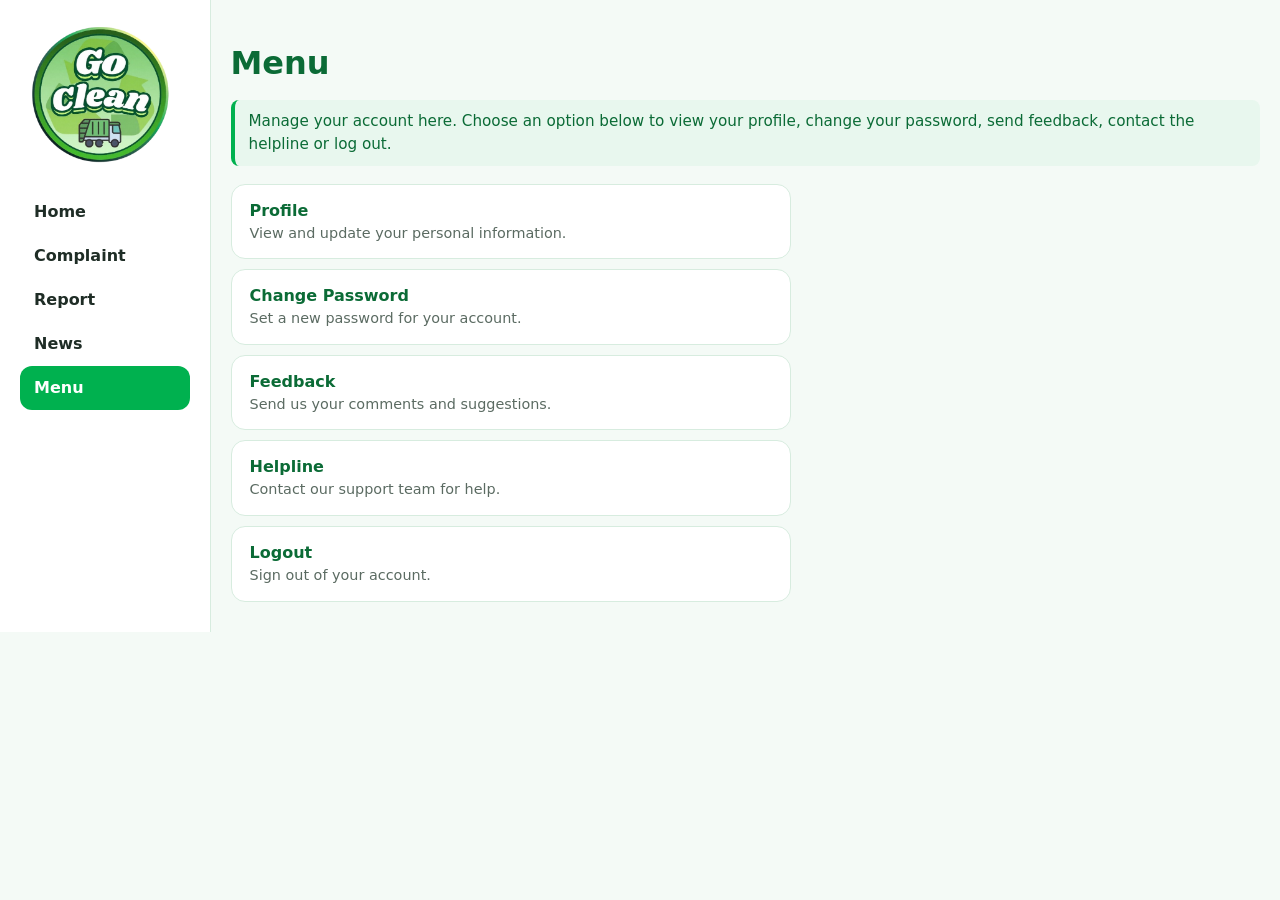
<file: usersettings.html>
<!DOCTYPE html>
<html lang="en">
<head>
  <meta charset="UTF-8">
  <title>Menu</title>
  <link rel="stylesheet" href="styles.css">
</head>
<body>

  <table class="layout" width="100%" cellpadding="15" cellspacing="0">
    <tr>

      <!-- SIDEBAR -->
      <td class="sidebar" valign="top">
        <img src="logo.png" alt="[Logo]" width="100">
        <ul>
          <li><a href="userdashboard.html#home">Home</a></li>
          <li><a href="userdashboard.html#complaint">Complaint</a></li>
          <li><a href="userdashboard.html#report">Report</a></li>
          <li><a href="userdashboard.html#news">News</a></li>
          <li><a href="usersettings.html" class="active">Menu</a></li>
        </ul>
      </td>

      <!-- MAIN CONTENT -->
      <td class="content" valign="top">
        <div>
          <h1>Menu</h1>
          <p class="desc">Manage your account here. Choose an option below to view your profile, change your password, send feedback, contact the helpline or log out.</p>

          <ul class="menu-list">
            <li><a href="userprofile.html"><b>Profile</b><span>View and update your personal information.</span></a></li>
            <li><a href="userpassword.html"><b>Change Password</b><span>Set a new password for your account.</span></a></li>
            <li><a href="userfeedback.html"><b>Feedback</b><span>Send us your comments and suggestions.</span></a></li>
            <li><a href="userhelpline.html"><b>Helpline</b><span>Contact our support team for help.</span></a></li>
            <li><a href="index.html" onclick="sessionStorage.clear();"><b>Logout</b><span>Sign out of your account.</span></a></li>
          </ul>
        </div>
      </td>
    </tr>
  </table>

</body>
</html>
</file>
<file: styles.css>
/* ==========================================================
   Light, resource-friendly theme: green + white (Grab-style)
   - No images, web fonts, animations or heavy effects
   - Change the colours below to re-theme everything
   ========================================================== */
:root {
  --green: #00b14f;
  --green-dark: #009a44;
  --green-deep: #0b6b36;
  --green-light: #e8f7ee;
  --border: #d7ecdf;
  --bg: #f4faf6;
  --text: #1f2d26;
  --white: #ffffff;
  --danger: #d63b3b;
}

* { box-sizing: border-box; }

html { scroll-behavior: smooth; }

body {
  margin: 0;
  font-family: system-ui, -apple-system, "Segoe UI", Roboto, Arial, sans-serif;
  background: var(--bg);
  color: var(--text);
  line-height: 1.5;
}

h1, h2, h3, h4 { color: var(--green-deep); margin: 0.6em 0 0.4em; }
a { color: var(--green-dark); text-decoration: none; }
a:hover { text-decoration: underline; }
img { max-width: 100%; height: auto; }
hr { border: 0; border-top: 1px solid var(--border); margin: 28px 0; }
small { color: #5b6b62; }

/* ---------- Forms ---------- */
input, select, textarea {
  width: 100%;
  max-width: 100%;
  padding: 10px 12px;
  font: inherit;
  color: var(--text);
  background: var(--white);
  border: 1px solid var(--border);
  border-radius: 10px;
}
input:focus, select:focus, textarea:focus {
  outline: none;
  border-color: var(--green);
}
input[type="file"] { padding: 8px; }
label { font-weight: 600; font-size: 0.92em; }

button {
  font: inherit;
  font-weight: 600;
  color: var(--white);
  background: var(--green);
  border: 0;
  border-radius: 999px;
  padding: 10px 22px;
  cursor: pointer;
}
button:hover { background: var(--green-dark); }

/* Delete buttons get a softer, outlined look */
button[onclick^="delete"] {
  color: var(--danger);
  background: var(--white);
  border: 1px solid #f0c4c4;
}
button[onclick^="delete"]:hover { background: #fff3f3; }

/* ---------- Login / Sign-up / Landing (<center> pages) ---------- */
center {
  display: block;
  max-width: 480px;
  margin: 40px auto;
  padding: 28px 24px;
  background: var(--white);
  border: 1px solid var(--border);
  border-radius: 20px;
}
center img { width: 200px; }
center form p, center form table { text-align: left; }
center table { width: 100%; }
center td { padding: 6px 4px; }
center button { width: 100%; }

/* ---------- Dashboard layout ---------- */
.layout { width: 100%; border-collapse: collapse; }
.layout > tbody > tr > td { padding: 20px; vertical-align: top; }

.sidebar {
  width: 210px;
  background: var(--white);
  border-right: 1px solid var(--border);
}
.sidebar img { width: 160px; margin-bottom: 12px; }
.sidebar ul { list-style: none; margin: 0; padding: 0; }
.sidebar li a {
  display: block;
  padding: 10px 14px;
  border-radius: 12px;
  color: var(--text);
  font-weight: 600;
}
.sidebar li a:hover {
  background: var(--green-light);
  color: var(--green-deep);
  text-decoration: none;
}

.content section { overflow-x: auto; }

/* ---------- One section at a time (no scrolling between sections) ----------
   Sidebar links like #complaint show only that section.
   Home is shown by default when no section is selected. */
.content section { display: none; }
.content section:target,
.content:not(:has(section:target)) #home { display: block; }
.content hr { display: none; }

/* Highlight the active sidebar link */
:root:not(:has(.content section:target)) .sidebar a[href="#home"],
:root:has(#home:target) .sidebar a[href="#home"],
:root:has(#complaint:target) .sidebar a[href="#complaint"],
:root:has(#report:target) .sidebar a[href="#report"],
:root:has(#news:target) .sidebar a[href="#news"],
:root:has(#feedback:target) .sidebar a[href="#feedback"],
.sidebar li a.active {
  background: var(--green);
  color: var(--white);
}

/* Welcome banner */
#home h1 {
  background: var(--green);
  color: var(--white);
  padding: 18px 20px;
  border-radius: 16px;
  margin-top: 0;
}

/* ---------- Count cards ---------- */
.stats { width: calc(100% + 20px); margin: -10px; border-collapse: separate; border-spacing: 10px; }
.stats td {
  background: var(--white);
  border: 1px solid var(--border);
  border-radius: 14px;
  text-align: center;
  color: #5b6b62;
  font-size: 0.9em;
}
.stats h2 { margin: 0; font-size: 1.9em; color: var(--green); }

/* ---------- Data tables ---------- */
.content table { width: 100%; border-collapse: collapse; background: var(--white); }
.content th, .content td { padding: 10px 12px; border: 1px solid var(--border); text-align: left; }
.content th { background: var(--green-light); color: var(--green-deep); }
.content .stats th, .content .stats td { text-align: center; }
.content td select { width: auto; }
#filter { width: auto; }

/* ---------- Forms inside dashboard ---------- */
.content form { max-width: 560px; }

/* ---------- News cards ---------- */
article {
  background: var(--white);
  border: 1px solid var(--border);
  border-radius: 14px;
  padding: 4px 18px 14px;
  margin-bottom: 12px;
}
article hr { display: none; }

/* ---------- Page descriptions ---------- */
.desc {
  margin: 0 0 18px;
  padding: 10px 14px;
  background: var(--green-light);
  border-left: 4px solid var(--green);
  border-radius: 8px;
  color: var(--green-deep);
  font-size: 0.95em;
}
#home h1 + .desc { margin-top: 14px; }
center .desc {
  background: none;
  border: 0;
  padding: 0;
  margin-bottom: 20px;
  color: #5b6b62;
}

/* ---------- Settings menu list ---------- */
.menu-list { list-style: none; margin: 0; padding: 0; max-width: 560px; }
.menu-list a {
  display: block;
  margin-bottom: 10px;
  padding: 14px 18px;
  background: var(--white);
  border: 1px solid var(--border);
  border-radius: 14px;
  color: var(--text);
}
.menu-list a:hover { border-color: var(--green); text-decoration: none; }
.menu-list b { display: block; color: var(--green-deep); }
.menu-list span { display: block; font-size: 0.9em; color: #5b6b62; }

/* ---------- Mobile ---------- */
@media (max-width: 720px) {
  .layout, .layout > tbody, .layout > tbody > tr, .layout > tbody > tr > td {
    display: block;
    width: 100%;
  }
  .sidebar { border-right: 0; border-bottom: 1px solid var(--border); }
  .sidebar ul { display: flex; flex-wrap: wrap; gap: 6px; }
  .stats { width: 100%; margin: 0; }
  center { margin: 16px; }
}
</file>
